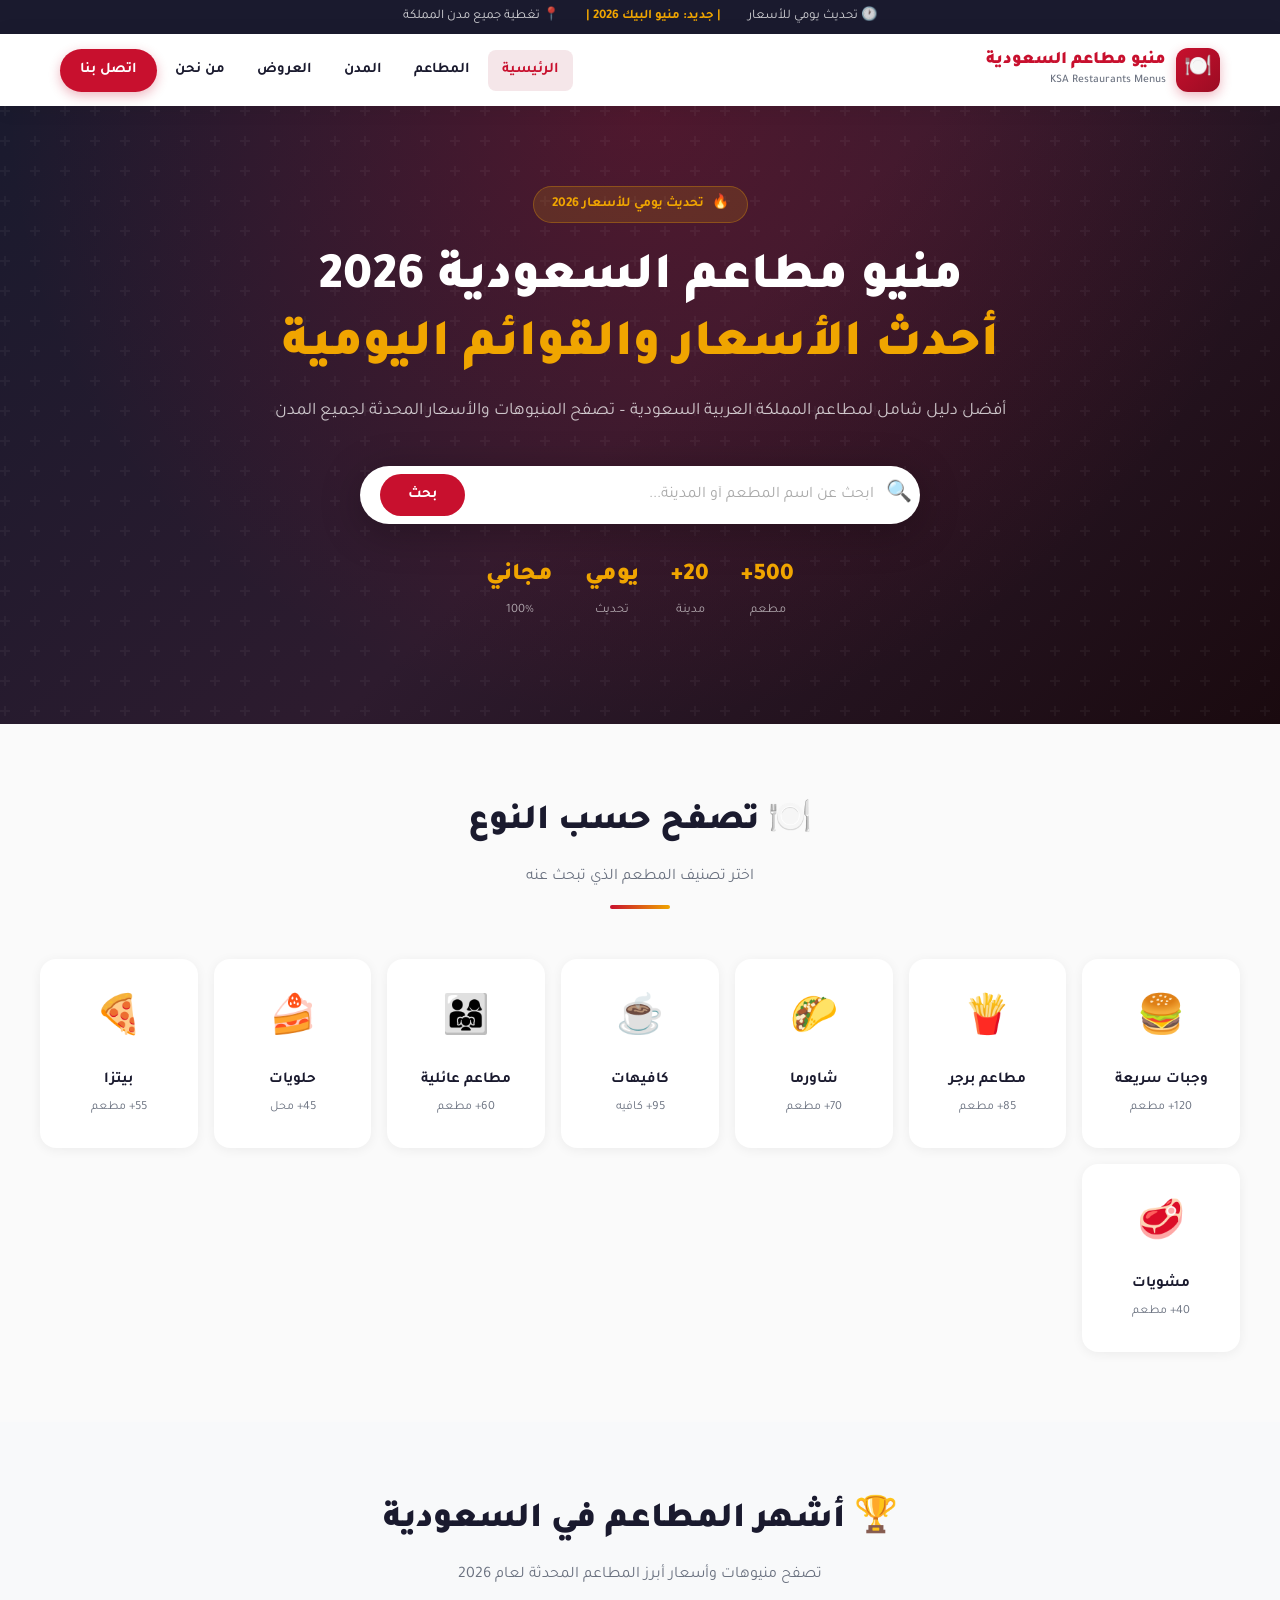
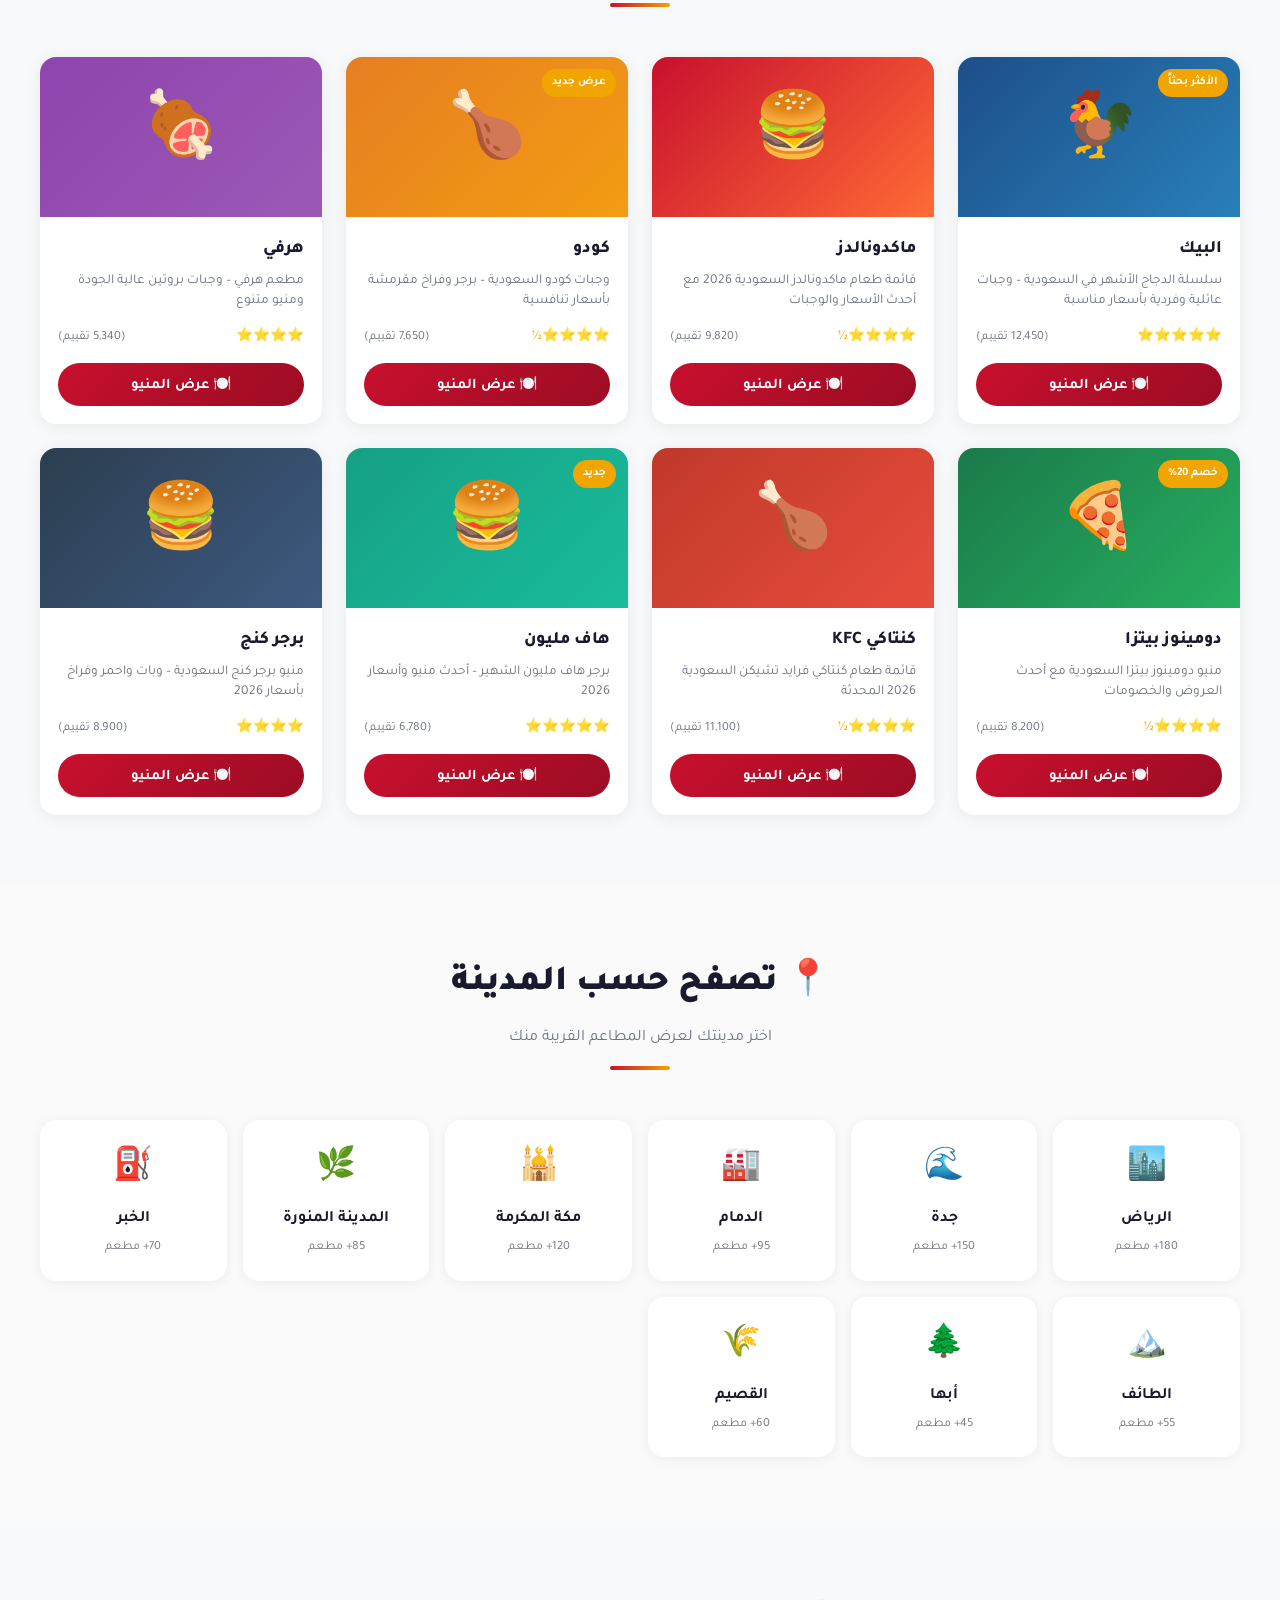
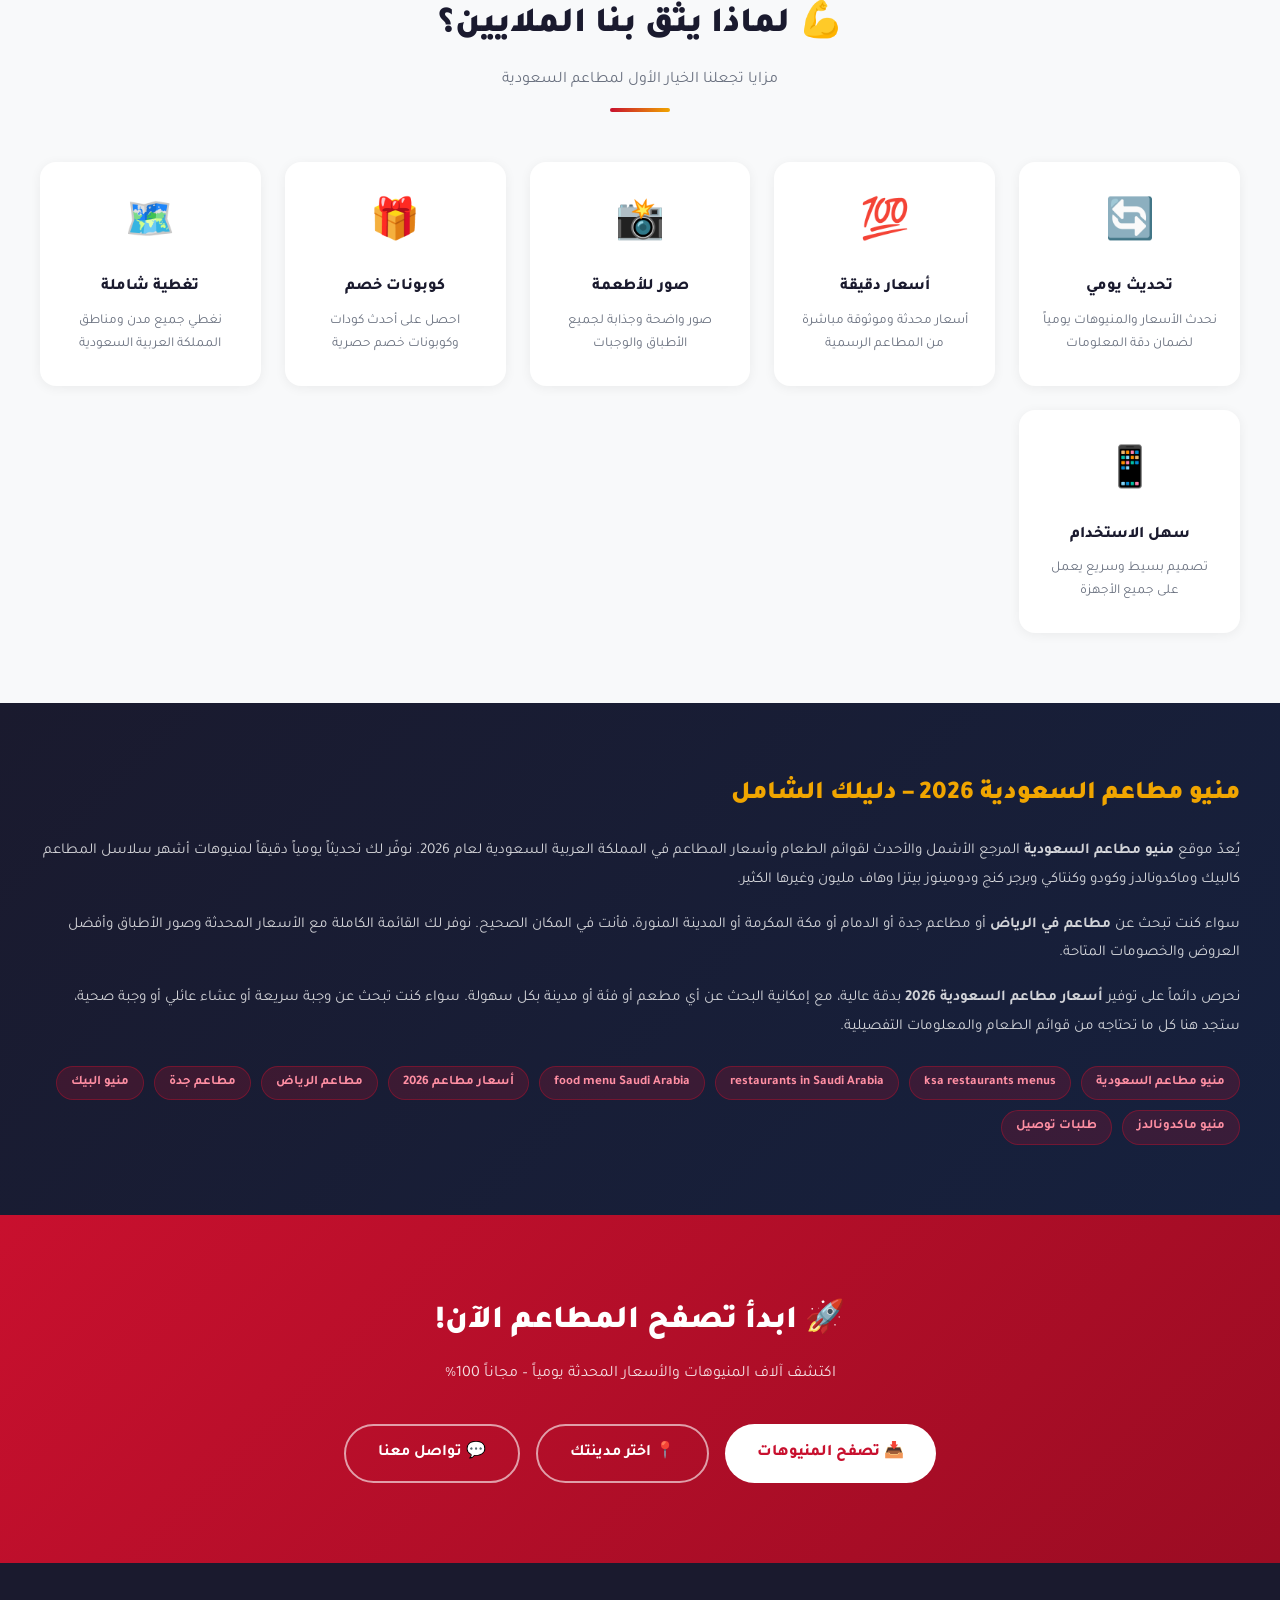
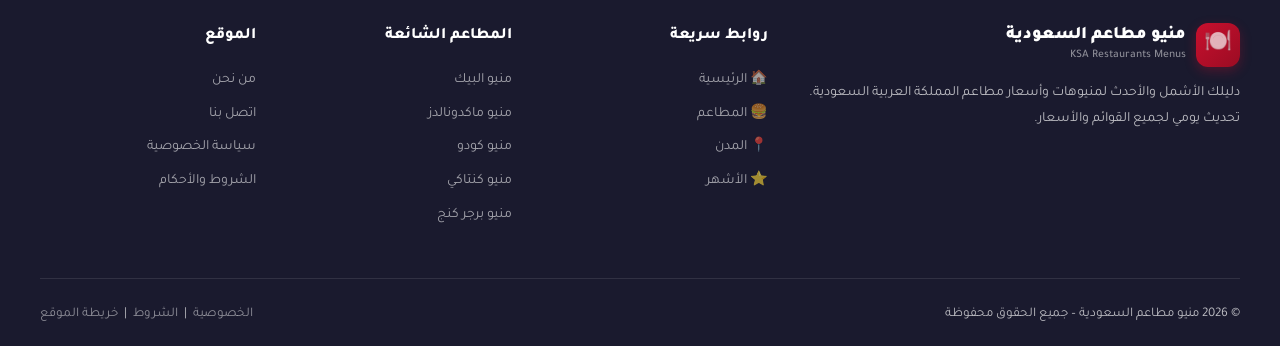
<file: index.html>
<!DOCTYPE html>
<html lang="ar" dir="rtl">
<head>
  <meta name="viewport" content="width=device-width, initial-scale=1.0" />
  <title>منيو مطاعم السعودية 2026 – أحدث الأسعار والقوائم | KSA Restaurants Menus</title>
  <meta name="description" content="دليلك الشامل لمنيو مطاعم السعودية 2026 مع أحدث الأسعار والقوائم اليومية. تصفح مطاعم الرياض وجدة والدمام وجميع المدن السعودية. KSA Restaurants Menus Updated Daily." />
  <meta name="keywords" content="منيو مطاعم السعودية, ksa restaurants menus, restaurants in Saudi Arabia, food menu Saudi Arabia, مطاعم الرياض, مطاعم جدة, قائمة طعام, أسعار مطاعم" />
  <meta name="robots" content="index, follow" />
  <meta name="author" content="منيو مطاعم السعودية" />
  <meta name="language" content="Arabic" />
  <meta name="geo.region" content="SA" />
  <meta property="og:title" content="منيو مطاعم السعودية 2026 – أحدث الأسعار والقوائم" />
  <meta property="og:description" content="دليلك الشامل لمنيو مطاعم السعودية مع تحديث يومي للأسعار والقوائم لجميع المدن." />
  <meta property="og:type" content="website" />
  <meta property="og:locale" content="ar_SA" />
  <meta name="twitter:card" content="summary_large_image" />
  <meta name="twitter:title" content="منيو مطاعم السعودية 2026" />
  <meta name="twitter:description" content="أحدث منيوهات وأسعار مطاعم المملكة العربية السعودية" />
  <link rel="canonical" href="https://ksa-restaurants-menus.github.io/" />
  <link rel="stylesheet" href="style.css" />
  <link rel="icon" type="image/x-icon" href="data:image/svg+xml,<svg xmlns='http://www.w3.org/2000/svg' viewBox='0 0 100 100'><text y='.9em' font-size='90'>🍽️</text></svg>" />
  <script type="application/ld+json">
  {
    "@context": "https://schema.org",
    "@type": "WebSite",
    "name": "منيو مطاعم السعودية",
    "url": "https://ksa-restaurants-menus.github.io/",
    "description": "دليل شامل لمنيو مطاعم المملكة العربية السعودية",
    "inLanguage": "ar-SA",
    "potentialAction": {
      "@type": "SearchAction",
      "target": "https://ksa-restaurants-menus.github.io/?q={search_term_string}",
      "query-input": "required name=search_term_string"
    }
  }
  </script>
</head>
<body>

<!-- TOPBAR -->
<div class="topbar">
  <span>🕐 تحديث يومي للأسعار</span>
  <span class="gold">| جديد: منيو البيك 2026 |</span>
  <span>📍 تغطية جميع مدن المملكة</span>
</div>

<!-- HEADER -->
<header>
  <div class="header-inner">
    <a href="index.html" class="logo">
      <div class="logo-icon">🍽️</div>
      <div class="logo-text">
        <span class="main">منيو مطاعم السعودية</span>
        <span class="sub">KSA Restaurants Menus</span>
      </div>
    </a>

    <nav>
      <a href="index.html" class="active">الرئيسية</a>
      <a href="#categories">المطاعم</a>
      <a href="#cities">المدن</a>
      <a href="#trending">العروض</a>
      <a href="pages/about.html">من نحن</a>
      <a href="pages/contact.html" class="header-cta">اتصل بنا</a>
    </nav>

    <button class="menu-btn" onclick="openMobileNav()" aria-label="القائمة">☰</button>
  </div>
</header>

<!-- MOBILE NAV OVERLAY -->
<div class="mobile-nav-overlay" id="navOverlay" onclick="closeMobileNav()"></div>

<!-- MOBILE NAV -->
<div class="mobile-nav" id="mobileNav">
  <button class="close-btn" onclick="closeMobileNav()">✕</button>
  <a href="index.html">🏠 الرئيسية</a>
  <a href="#categories">🍔 المطاعم</a>
  <a href="#cities">📍 المدن</a>
  <a href="#trending">⭐ العروض</a>
  <a href="pages/about.html">ℹ️ من نحن</a>
  <a href="pages/contact.html">📞 اتصل بنا</a>
  <a href="pages/privacy-policy.html">🔒 سياسة الخصوصية</a>
</div>

<!-- HERO -->
<section class="hero">
  <div class="hero-pattern"></div>
  <div class="hero-content">
    <div class="hero-badge">
      <span>🔥</span>
      <span>تحديث يومي للأسعار 2026</span>
    </div>
    <h1>
      منيو مطاعم السعودية 2026<br />
      <span class="highlight">أحدث الأسعار والقوائم اليومية</span>
    </h1>
    <p>أفضل دليل شامل لمطاعم المملكة العربية السعودية – تصفح المنيوهات والأسعار المحدثة لجميع المدن</p>

    <div class="search-box">
      <span style="font-size:1.3rem">🔍</span>
      <input type="text" id="searchInput" placeholder="ابحث عن اسم المطعم أو المدينة..." />
      <button class="search-btn" onclick="doSearch()">بحث</button>
    </div>

    <div class="hero-stats">
      <div class="stat"><span class="stat-num">500+</span><span class="stat-label">مطعم</span></div>
      <div class="stat"><span class="stat-num">20+</span><span class="stat-label">مدينة</span></div>
      <div class="stat"><span class="stat-num">يومي</span><span class="stat-label">تحديث</span></div>
      <div class="stat"><span class="stat-num">مجاني</span><span class="stat-label">100%</span></div>
    </div>
  </div>
</section>

<!-- CATEGORIES -->
<section class="section" id="categories">
  <div class="container">
    <div class="section-header">
      <h2>🍽️ تصفح حسب النوع</h2>
      <p>اختر تصنيف المطعم الذي تبحث عنه</p>
      <div class="line"></div>
    </div>
    <div class="categories-grid">
      <div class="cat-card" onclick="filterCategory('وجبات سريعة')">
        <span class="cat-icon">🍔</span>
        <div class="cat-name">وجبات سريعة</div>
        <div class="cat-count">120+ مطعم</div>
      </div>
      <div class="cat-card" onclick="filterCategory('برجر')">
        <span class="cat-icon">🍟</span>
        <div class="cat-name">مطاعم برجر</div>
        <div class="cat-count">85+ مطعم</div>
      </div>
      <div class="cat-card" onclick="filterCategory('شاورما')">
        <span class="cat-icon">🌮</span>
        <div class="cat-name">شاورما</div>
        <div class="cat-count">70+ مطعم</div>
      </div>
      <div class="cat-card" onclick="filterCategory('كافيه')">
        <span class="cat-icon">☕</span>
        <div class="cat-name">كافيهات</div>
        <div class="cat-count">95+ كافيه</div>
      </div>
      <div class="cat-card" onclick="filterCategory('عائلي')">
        <span class="cat-icon">👨‍👩‍👧</span>
        <div class="cat-name">مطاعم عائلية</div>
        <div class="cat-count">60+ مطعم</div>
      </div>
      <div class="cat-card" onclick="filterCategory('حلويات')">
        <span class="cat-icon">🍰</span>
        <div class="cat-name">حلويات</div>
        <div class="cat-count">45+ محل</div>
      </div>
      <div class="cat-card" onclick="filterCategory('بيتزا')">
        <span class="cat-icon">🍕</span>
        <div class="cat-name">بيتزا</div>
        <div class="cat-count">55+ مطعم</div>
      </div>
      <div class="cat-card" onclick="filterCategory('مشويات')">
        <span class="cat-icon">🥩</span>
        <div class="cat-name">مشويات</div>
        <div class="cat-count">40+ مطعم</div>
      </div>
    </div>
  </div>
</section>

<!-- TRENDING RESTAURANTS -->
<section class="section section-alt" id="trending">
  <div class="container">
    <div class="section-header">
      <h2>🏆 أشهر المطاعم في السعودية</h2>
      <p>تصفح منيوهات وأسعار أبرز المطاعم المحدثة لعام 2026</p>
      <div class="line"></div>
    </div>
    <div class="restaurants-grid" id="restaurantsGrid">

      <div class="rest-card">
        <div class="rest-card-img" style="background:linear-gradient(135deg,#1d4e89,#2980b9)">
          🐓
          <span class="rest-badge">الأكثر بحثاً</span>
        </div>
        <div class="rest-card-body">
          <div class="rest-name">البيك</div>
          <div class="rest-desc">سلسلة الدجاج الأشهر في السعودية – وجبات عائلية وفردية بأسعار مناسبة</div>
          <div class="rest-meta">
            <div class="stars">⭐⭐⭐⭐⭐</div>
            <div class="rating-count">(12,450 تقييم)</div>
          </div>
          <button class="btn-menu">🍽️ عرض المنيو</button>
        </div>
      </div>

      <div class="rest-card">
        <div class="rest-card-img" style="background:linear-gradient(135deg,#c8102e,#ff6b35)">
          🍔
        </div>
        <div class="rest-card-body">
          <div class="rest-name">ماكدونالدز</div>
          <div class="rest-desc">قائمة طعام ماكدونالدز السعودية 2026 مع أحدث الأسعار والوجبات</div>
          <div class="rest-meta">
            <div class="stars">⭐⭐⭐⭐½</div>
            <div class="rating-count">(9,820 تقييم)</div>
          </div>
          <button class="btn-menu">🍽️ عرض المنيو</button>
        </div>
      </div>

      <div class="rest-card">
        <div class="rest-card-img" style="background:linear-gradient(135deg,#e67e22,#f39c12)">
          🍗
          <span class="rest-badge">عرض جديد</span>
        </div>
        <div class="rest-card-body">
          <div class="rest-name">كودو</div>
          <div class="rest-desc">وجبات كودو السعودية – برجر وفراخ مقرمشة بأسعار تنافسية</div>
          <div class="rest-meta">
            <div class="stars">⭐⭐⭐⭐½</div>
            <div class="rating-count">(7,650 تقييم)</div>
          </div>
          <button class="btn-menu">🍽️ عرض المنيو</button>
        </div>
      </div>

      <div class="rest-card">
        <div class="rest-card-img" style="background:linear-gradient(135deg,#8e44ad,#9b59b6)">
          🍖
        </div>
        <div class="rest-card-body">
          <div class="rest-name">هرفي</div>
          <div class="rest-desc">مطعم هرفي – وجبات بروتين عالية الجودة ومنيو متنوع</div>
          <div class="rest-meta">
            <div class="stars">⭐⭐⭐⭐</div>
            <div class="rating-count">(5,340 تقييم)</div>
          </div>
          <button class="btn-menu">🍽️ عرض المنيو</button>
        </div>
      </div>

      <div class="rest-card">
        <div class="rest-card-img" style="background:linear-gradient(135deg,#1a7a4a,#27ae60)">
          🍕
          <span class="rest-badge">خصم 20%</span>
        </div>
        <div class="rest-card-body">
          <div class="rest-name">دومينوز بيتزا</div>
          <div class="rest-desc">منيو دومينوز بيتزا السعودية مع أحدث العروض والخصومات</div>
          <div class="rest-meta">
            <div class="stars">⭐⭐⭐⭐½</div>
            <div class="rating-count">(8,200 تقييم)</div>
          </div>
          <button class="btn-menu">🍽️ عرض المنيو</button>
        </div>
      </div>

      <div class="rest-card">
        <div class="rest-card-img" style="background:linear-gradient(135deg,#c0392b,#e74c3c)">
          🍗
        </div>
        <div class="rest-card-body">
          <div class="rest-name">كنتاكي KFC</div>
          <div class="rest-desc">قائمة طعام كنتاكي فرايد تشيكن السعودية 2026 المحدثة</div>
          <div class="rest-meta">
            <div class="stars">⭐⭐⭐⭐½</div>
            <div class="rating-count">(11,100 تقييم)</div>
          </div>
          <button class="btn-menu">🍽️ عرض المنيو</button>
        </div>
      </div>

      <div class="rest-card">
        <div class="rest-card-img" style="background:linear-gradient(135deg,#16a085,#1abc9c)">
          🍔
          <span class="rest-badge">جديد</span>
        </div>
        <div class="rest-card-body">
          <div class="rest-name">هاف مليون</div>
          <div class="rest-desc">برجر هاف مليون الشهير – أحدث منيو وأسعار 2026</div>
          <div class="rest-meta">
            <div class="stars">⭐⭐⭐⭐⭐</div>
            <div class="rating-count">(6,780 تقييم)</div>
          </div>
          <button class="btn-menu">🍽️ عرض المنيو</button>
        </div>
      </div>

      <div class="rest-card">
        <div class="rest-card-img" style="background:linear-gradient(135deg,#2c3e50,#3d5a80)">
          🍔
        </div>
        <div class="rest-card-body">
          <div class="rest-name">برجر كنج</div>
          <div class="rest-desc">منيو برجر كنج السعودية – وبات واحمر وفراخ بأسعار 2026</div>
          <div class="rest-meta">
            <div class="stars">⭐⭐⭐⭐</div>
            <div class="rating-count">(8,900 تقييم)</div>
          </div>
          <button class="btn-menu">🍽️ عرض المنيو</button>
        </div>
      </div>

    </div>
  </div>
</section>

<!-- CITIES -->
<section class="section" id="cities">
  <div class="container">
    <div class="section-header">
      <h2>📍 تصفح حسب المدينة</h2>
      <p>اختر مدينتك لعرض المطاعم القريبة منك</p>
      <div class="line"></div>
    </div>
    <div class="cities-grid">
      <a href="#" class="city-card"><span class="city-icon">🏙️</span><div class="city-name">الرياض</div><div class="city-count">180+ مطعم</div></a>
      <a href="#" class="city-card"><span class="city-icon">🌊</span><div class="city-name">جدة</div><div class="city-count">150+ مطعم</div></a>
      <a href="#" class="city-card"><span class="city-icon">🏭</span><div class="city-name">الدمام</div><div class="city-count">95+ مطعم</div></a>
      <a href="#" class="city-card"><span class="city-icon">🕌</span><div class="city-name">مكة المكرمة</div><div class="city-count">120+ مطعم</div></a>
      <a href="#" class="city-card"><span class="city-icon">🌿</span><div class="city-name">المدينة المنورة</div><div class="city-count">85+ مطعم</div></a>
      <a href="#" class="city-card"><span class="city-icon">⛽</span><div class="city-name">الخبر</div><div class="city-count">70+ مطعم</div></a>
      <a href="#" class="city-card"><span class="city-icon">🏔️</span><div class="city-name">الطائف</div><div class="city-count">55+ مطعم</div></a>
      <a href="#" class="city-card"><span class="city-icon">🌲</span><div class="city-name">أبها</div><div class="city-count">45+ مطعم</div></a>
      <a href="#" class="city-card"><span class="city-icon">🌾</span><div class="city-name">القصيم</div><div class="city-count">60+ مطعم</div></a>
    </div>
  </div>
</section>

<!-- WHY US -->
<section class="section section-alt">
  <div class="container">
    <div class="section-header">
      <h2>💪 لماذا يثق بنا الملايين؟</h2>
      <p>مزايا تجعلنا الخيار الأول لمطاعم السعودية</p>
      <div class="line"></div>
    </div>
    <div class="why-grid">
      <div class="why-card">
        <div class="why-icon">🔄</div>
        <div class="why-title">تحديث يومي</div>
        <div class="why-desc">نحدث الأسعار والمنيوهات يومياً لضمان دقة المعلومات</div>
      </div>
      <div class="why-card">
        <div class="why-icon">💯</div>
        <div class="why-title">أسعار دقيقة</div>
        <div class="why-desc">أسعار محدثة وموثوقة مباشرة من المطاعم الرسمية</div>
      </div>
      <div class="why-card">
        <div class="why-icon">📸</div>
        <div class="why-title">صور للأطعمة</div>
        <div class="why-desc">صور واضحة وجذابة لجميع الأطباق والوجبات</div>
      </div>
      <div class="why-card">
        <div class="why-icon">🎁</div>
        <div class="why-title">كوبونات خصم</div>
        <div class="why-desc">احصل على أحدث كودات وكوبونات خصم حصرية</div>
      </div>
      <div class="why-card">
        <div class="why-icon">🗺️</div>
        <div class="why-title">تغطية شاملة</div>
        <div class="why-desc">نغطي جميع مدن ومناطق المملكة العربية السعودية</div>
      </div>
      <div class="why-card">
        <div class="why-icon">📱</div>
        <div class="why-title">سهل الاستخدام</div>
        <div class="why-desc">تصميم بسيط وسريع يعمل على جميع الأجهزة</div>
      </div>
    </div>
  </div>
</section>

<!-- SEO CONTENT -->
<section class="seo-content">
  <div class="container">
    <h2>منيو مطاعم السعودية 2026 – دليلك الشامل</h2>
    <p>
      يُعدّ موقع <strong>منيو مطاعم السعودية</strong> المرجع الأشمل والأحدث لقوائم الطعام وأسعار المطاعم في المملكة العربية السعودية لعام 2026. نوفّر لك تحديثاً يومياً دقيقاً لمنيوهات أشهر سلاسل المطاعم كالبيك وماكدونالدز وكودو وكنتاكي وبرجر كنج ودومينوز بيتزا وهاف مليون وغيرها الكثير.
    </p>
    <p>
      سواء كنت تبحث عن <strong>مطاعم في الرياض</strong> أو مطاعم جدة أو الدمام أو مكة المكرمة أو المدينة المنورة، فأنت في المكان الصحيح. نوفر لك القائمة الكاملة مع الأسعار المحدثة وصور الأطباق وأفضل العروض والخصومات المتاحة.
    </p>
    <p>
      نحرص دائماً على توفير <strong>أسعار مطاعم السعودية 2026</strong> بدقة عالية، مع إمكانية البحث عن أي مطعم أو فئة أو مدينة بكل سهولة. سواء كنت تبحث عن وجبة سريعة أو عشاء عائلي أو وجبة صحية، ستجد هنا كل ما تحتاجه من قوائم الطعام والمعلومات التفصيلية.
    </p>
    <div class="keywords">
      <span class="kw-tag">منيو مطاعم السعودية</span>
      <span class="kw-tag">ksa restaurants menus</span>
      <span class="kw-tag">restaurants in Saudi Arabia</span>
      <span class="kw-tag">food menu Saudi Arabia</span>
      <span class="kw-tag">أسعار مطاعم 2026</span>
      <span class="kw-tag">مطاعم الرياض</span>
      <span class="kw-tag">مطاعم جدة</span>
      <span class="kw-tag">منيو البيك</span>
      <span class="kw-tag">منيو ماكدونالدز</span>
      <span class="kw-tag">طلبات توصيل</span>
    </div>
  </div>
</section>

<!-- CTA -->
<section class="cta-section">
  <div class="container">
    <h2>🚀 ابدأ تصفح المطاعم الآن!</h2>
    <p>اكتشف آلاف المنيوهات والأسعار المحدثة يومياً – مجاناً 100%</p>
    <div class="cta-buttons">
      <a href="#trending" class="btn-white">📥 تصفح المنيوهات</a>
      <a href="#cities" class="btn-outline-white">📍 اختر مدينتك</a>
      <a href="pages/contact.html" class="btn-outline-white">💬 تواصل معنا</a>
    </div>
  </div>
</section>

<!-- FOOTER -->
<footer>
  <div class="footer-grid">
    <div class="footer-brand">
      <div class="logo" style="margin-bottom:14px">
        <div class="logo-icon">🍽️</div>
        <div class="logo-text">
          <span class="main">منيو مطاعم السعودية</span>
          <span class="sub" style="color:rgba(255,255,255,0.5)">KSA Restaurants Menus</span>
        </div>
      </div>
      <p>دليلك الأشمل والأحدث لمنيوهات وأسعار مطاعم المملكة العربية السعودية. تحديث يومي لجميع القوائم والأسعار.</p>
    </div>

    <div class="footer-col">
      <h4>روابط سريعة</h4>
      <a href="index.html">🏠 الرئيسية</a>
      <a href="#categories">🍔 المطاعم</a>
      <a href="#cities">📍 المدن</a>
      <a href="#trending">⭐ الأشهر</a>
    </div>

    <div class="footer-col">
      <h4>المطاعم الشائعة</h4>
      <a href="#">منيو البيك</a>
      <a href="#">منيو ماكدونالدز</a>
      <a href="#">منيو كودو</a>
      <a href="#">منيو كنتاكي</a>
      <a href="#">منيو برجر كنج</a>
    </div>

    <div class="footer-col">
      <h4>الموقع</h4>
      <a href="pages/about.html">من نحن</a>
      <a href="pages/contact.html">اتصل بنا</a>
      <a href="pages/privacy-policy.html">سياسة الخصوصية</a>
      <a href="pages/terms.html">الشروط والأحكام</a>
    </div>
  </div>

  <div class="footer-bottom">
    <div>© 2026 منيو مطاعم السعودية – جميع الحقوق محفوظة</div>
    <div>
      <a href="pages/privacy-policy.html">الخصوصية</a> &nbsp;|&nbsp;
      <a href="pages/terms.html">الشروط</a> &nbsp;|&nbsp;
      <a href="sitemap.xml">خريطة الموقع</a>
    </div>
  </div>
</footer>

<script src="script.js"></script>
</body>
</html>
</file>
<file: style.css>
@import url('https://fonts.googleapis.com/css2?family=Tajawal:wght@300;400;500;700;800;900&family=Cairo:wght@400;600;700;900&display=swap');

:root {
  --primary: #c8102e;
  --primary-dark: #9b0c23;
  --primary-light: #f5e6e9;
  --gold: #f0a500;
  --gold-light: #fff8e6;
  --dark: #1a1a2e;
  --dark2: #16213e;
  --gray: #6b7280;
  --light-gray: #f8f9fa;
  --white: #ffffff;
  --shadow: 0 4px 24px rgba(200,16,46,0.10);
  --shadow-lg: 0 8px 40px rgba(0,0,0,0.13);
  --radius: 16px;
  --radius-sm: 8px;
  --transition: all 0.3s cubic-bezier(0.4,0,0.2,1);
}

* { margin: 0; padding: 0; box-sizing: border-box; }

html { scroll-behavior: smooth; }

body {
  font-family: 'Tajawal', 'Cairo', sans-serif;
  direction: rtl;
  background: #fafafa;
  color: var(--dark);
  line-height: 1.7;
  overflow-x: hidden;
}

/* ===== TOPBAR ===== */
.topbar {
  background: var(--dark);
  color: rgba(255,255,255,0.8);
  font-size: 0.82rem;
  padding: 6px 0;
  text-align: center;
}

.topbar span { margin: 0 12px; }
.topbar .gold { color: var(--gold); font-weight: 700; }

/* ===== HEADER ===== */
header {
  background: var(--white);
  box-shadow: 0 2px 20px rgba(0,0,0,0.08);
  position: sticky;
  top: 0;
  z-index: 1000;
  transition: var(--transition);
}

.header-inner {
  max-width: 1200px;
  margin: 0 auto;
  padding: 14px 20px;
  display: flex;
  align-items: center;
  justify-content: space-between;
  gap: 20px;
}

.logo {
  display: flex;
  align-items: center;
  gap: 10px;
  text-decoration: none;
}

.logo-icon {
  width: 44px;
  height: 44px;
  background: linear-gradient(135deg, var(--primary), var(--primary-dark));
  border-radius: 12px;
  display: flex;
  align-items: center;
  justify-content: center;
  font-size: 1.4rem;
  box-shadow: 0 4px 12px rgba(200,16,46,0.3);
}

.logo-text { line-height: 1.2; }
.logo-text .main { font-size: 1.1rem; font-weight: 900; color: var(--primary); display: block; }
.logo-text .sub { font-size: 0.72rem; color: var(--gray); font-weight: 500; }

nav { display: flex; align-items: center; gap: 4px; }

nav a {
  text-decoration: none;
  color: var(--dark);
  font-weight: 600;
  font-size: 0.92rem;
  padding: 8px 14px;
  border-radius: var(--radius-sm);
  transition: var(--transition);
  white-space: nowrap;
}

nav a:hover, nav a.active {
  color: var(--primary);
  background: var(--primary-light);
}

.header-cta {
  background: var(--primary);
  color: white !important;
  border-radius: 25px;
  padding: 9px 20px !important;
  box-shadow: 0 4px 12px rgba(200,16,46,0.3);
}

.header-cta:hover { background: var(--primary-dark) !important; color: white !important; transform: translateY(-1px); }

.menu-btn {
  display: none;
  background: none;
  border: none;
  font-size: 1.5rem;
  cursor: pointer;
  color: var(--dark);
  padding: 4px;
}

/* ===== HERO ===== */
.hero {
  background: linear-gradient(135deg, var(--dark) 0%, #2d1b2e 50%, #1a0a0f 100%);
  position: relative;
  overflow: hidden;
  padding: 80px 20px 100px;
  text-align: center;
}

.hero::before {
  content: '';
  position: absolute;
  inset: 0;
  background: radial-gradient(ellipse at 50% 0%, rgba(200,16,46,0.25) 0%, transparent 70%);
}

.hero-pattern {
  position: absolute;
  inset: 0;
  opacity: 0.04;
  background-image: url("data:image/svg+xml,%3Csvg width='60' height='60' viewBox='0 0 60 60' xmlns='http://www.w3.org/2000/svg'%3E%3Cg fill='none' fill-rule='evenodd'%3E%3Cg fill='%23ffffff' fill-opacity='1'%3E%3Cpath d='M36 34v-4h-2v4h-4v2h4v4h2v-4h4v-2h-4zm0-30V0h-2v4h-4v2h4v4h2V6h4V4h-4zM6 34v-4H4v4H0v2h4v4h2v-4h4v-2H6zM6 4V0H4v4H0v2h4v4h2V6h4V4H6z'/%3E%3C/g%3E%3C/g%3E%3C/svg%3E");
}

.hero-content { position: relative; z-index: 2; max-width: 800px; margin: 0 auto; }

.hero-badge {
  display: inline-flex;
  align-items: center;
  gap: 8px;
  background: rgba(240,165,0,0.15);
  border: 1px solid rgba(240,165,0,0.3);
  color: var(--gold);
  padding: 6px 18px;
  border-radius: 25px;
  font-size: 0.85rem;
  font-weight: 700;
  margin-bottom: 24px;
  animation: fadeInDown 0.6s ease;
}

@keyframes fadeInDown {
  from { opacity: 0; transform: translateY(-20px); }
  to { opacity: 1; transform: translateY(0); }
}

@keyframes fadeInUp {
  from { opacity: 0; transform: translateY(30px); }
  to { opacity: 1; transform: translateY(0); }
}

@keyframes pulse {
  0%, 100% { transform: scale(1); }
  50% { transform: scale(1.05); }
}

.hero h1 {
  font-size: clamp(2rem, 5vw, 3.2rem);
  font-weight: 900;
  color: white;
  margin-bottom: 16px;
  line-height: 1.3;
  animation: fadeInUp 0.7s ease 0.1s both;
}

.hero h1 .highlight {
  color: var(--gold);
  position: relative;
}

.hero p {
  font-size: 1.1rem;
  color: rgba(255,255,255,0.75);
  margin-bottom: 40px;
  animation: fadeInUp 0.7s ease 0.2s both;
}

.search-box {
  background: white;
  border-radius: 50px;
  padding: 8px 8px 8px 20px;
  display: flex;
  align-items: center;
  gap: 12px;
  max-width: 560px;
  margin: 0 auto 32px;
  box-shadow: 0 8px 40px rgba(0,0,0,0.25);
  animation: fadeInUp 0.7s ease 0.3s both;
}

.search-box input {
  flex: 1;
  border: none;
  outline: none;
  font-family: inherit;
  font-size: 1rem;
  color: var(--dark);
  background: transparent;
  direction: rtl;
}

.search-box input::placeholder { color: #aaa; }

.search-btn {
  background: var(--primary);
  color: white;
  border: none;
  border-radius: 40px;
  padding: 12px 28px;
  font-family: inherit;
  font-size: 0.95rem;
  font-weight: 700;
  cursor: pointer;
  transition: var(--transition);
  white-space: nowrap;
}

.search-btn:hover { background: var(--primary-dark); transform: scale(1.02); }

.hero-stats {
  display: flex;
  justify-content: center;
  gap: 32px;
  animation: fadeInUp 0.7s ease 0.4s both;
  flex-wrap: wrap;
}

.hero-stats .stat { text-align: center; }
.hero-stats .stat-num { font-size: 1.5rem; font-weight: 900; color: var(--gold); display: block; }
.hero-stats .stat-label { font-size: 0.8rem; color: rgba(255,255,255,0.6); }

/* ===== SECTION COMMONS ===== */
.section { padding: 70px 20px; }
.section-alt { background: var(--light-gray); }

.section-header { text-align: center; margin-bottom: 50px; }
.section-header h2 { font-size: clamp(1.6rem, 3vw, 2.2rem); font-weight: 900; color: var(--dark); margin-bottom: 10px; }
.section-header p { color: var(--gray); font-size: 1rem; }
.section-header .line {
  width: 60px; height: 4px;
  background: linear-gradient(90deg, var(--primary), var(--gold));
  border-radius: 4px;
  margin: 14px auto 0;
}

.container { max-width: 1200px; margin: 0 auto; }

/* ===== CATEGORIES ===== */
.categories-grid {
  display: grid;
  grid-template-columns: repeat(auto-fit, minmax(150px, 1fr));
  gap: 16px;
}

.cat-card {
  background: white;
  border-radius: var(--radius);
  padding: 28px 16px;
  text-align: center;
  text-decoration: none;
  color: var(--dark);
  transition: var(--transition);
  border: 2px solid transparent;
  box-shadow: 0 2px 12px rgba(0,0,0,0.06);
  cursor: pointer;
}

.cat-card:hover {
  border-color: var(--primary);
  transform: translateY(-6px);
  box-shadow: var(--shadow);
}

.cat-icon { font-size: 2.4rem; margin-bottom: 12px; display: block; }
.cat-name { font-weight: 700; font-size: 0.95rem; }
.cat-count { font-size: 0.78rem; color: var(--gray); margin-top: 4px; }

/* ===== RESTAURANTS GRID ===== */
.restaurants-grid {
  display: grid;
  grid-template-columns: repeat(auto-fill, minmax(260px, 1fr));
  gap: 24px;
}

.rest-card {
  background: white;
  border-radius: var(--radius);
  overflow: hidden;
  box-shadow: 0 2px 16px rgba(0,0,0,0.07);
  transition: var(--transition);
  cursor: pointer;
}

.rest-card:hover { transform: translateY(-8px); box-shadow: var(--shadow-lg); }

.rest-card-img {
  height: 160px;
  display: flex;
  align-items: center;
  justify-content: center;
  font-size: 4rem;
  position: relative;
  overflow: hidden;
}

.rest-badge {
  position: absolute;
  top: 12px;
  right: 12px;
  background: var(--gold);
  color: white;
  font-size: 0.72rem;
  font-weight: 700;
  padding: 4px 10px;
  border-radius: 20px;
}

.rest-card-body { padding: 18px; }
.rest-name { font-size: 1.1rem; font-weight: 800; margin-bottom: 6px; }
.rest-desc { font-size: 0.85rem; color: var(--gray); margin-bottom: 14px; line-height: 1.5; }

.rest-meta { display: flex; align-items: center; justify-content: space-between; margin-bottom: 14px; }
.stars { color: var(--gold); font-size: 0.85rem; }
.rating-count { font-size: 0.78rem; color: var(--gray); }

.btn-menu {
  display: block;
  width: 100%;
  background: linear-gradient(135deg, var(--primary), var(--primary-dark));
  color: white;
  border: none;
  border-radius: 40px;
  padding: 11px;
  font-family: inherit;
  font-size: 0.92rem;
  font-weight: 700;
  cursor: pointer;
  transition: var(--transition);
  text-align: center;
  text-decoration: none;
}

.btn-menu:hover { transform: scale(1.02); box-shadow: 0 4px 16px rgba(200,16,46,0.35); }

/* ===== CITIES ===== */
.cities-grid {
  display: grid;
  grid-template-columns: repeat(auto-fill, minmax(160px, 1fr));
  gap: 16px;
}

.city-card {
  background: white;
  border-radius: var(--radius);
  padding: 22px 16px;
  text-align: center;
  cursor: pointer;
  transition: var(--transition);
  box-shadow: 0 2px 12px rgba(0,0,0,0.06);
  text-decoration: none;
  color: var(--dark);
  display: block;
}

.city-card:hover { background: var(--primary); color: white; transform: translateY(-4px); box-shadow: var(--shadow); }
.city-card:hover .city-icon { filter: brightness(10); }

.city-icon { font-size: 2rem; margin-bottom: 10px; display: block; }
.city-name { font-weight: 700; font-size: 1rem; }
.city-count { font-size: 0.78rem; opacity: 0.6; margin-top: 4px; }

/* ===== WHY US ===== */
.why-grid {
  display: grid;
  grid-template-columns: repeat(auto-fit, minmax(200px, 1fr));
  gap: 24px;
}

.why-card {
  text-align: center;
  padding: 30px 20px;
  background: white;
  border-radius: var(--radius);
  box-shadow: 0 2px 12px rgba(0,0,0,0.06);
  transition: var(--transition);
}

.why-card:hover { transform: translateY(-4px); box-shadow: var(--shadow); }
.why-icon { font-size: 2.5rem; margin-bottom: 14px; }
.why-title { font-size: 1rem; font-weight: 800; margin-bottom: 8px; }
.why-desc { font-size: 0.85rem; color: var(--gray); }

/* ===== SEO CONTENT ===== */
.seo-content {
  background: linear-gradient(135deg, var(--dark), var(--dark2));
  color: white;
  padding: 70px 20px;
}

.seo-content h2 { color: var(--gold); font-size: 1.6rem; font-weight: 900; margin-bottom: 20px; }
.seo-content p { color: rgba(255,255,255,0.8); line-height: 1.9; margin-bottom: 16px; font-size: 0.95rem; }
.seo-content .keywords { display: flex; flex-wrap: wrap; gap: 10px; margin-top: 24px; }
.seo-content .kw-tag {
  background: rgba(200,16,46,0.2);
  border: 1px solid rgba(200,16,46,0.4);
  color: #ff8fa3;
  padding: 5px 14px;
  border-radius: 20px;
  font-size: 0.82rem;
  font-weight: 600;
}

/* ===== CTA ===== */
.cta-section {
  text-align: center;
  padding: 80px 20px;
  background: linear-gradient(135deg, var(--primary), var(--primary-dark));
  color: white;
}

.cta-section h2 { font-size: 2rem; font-weight: 900; margin-bottom: 12px; }
.cta-section p { font-size: 1rem; opacity: 0.85; margin-bottom: 36px; }

.cta-buttons { display: flex; justify-content: center; gap: 16px; flex-wrap: wrap; }

.btn-white {
  background: white;
  color: var(--primary);
  padding: 14px 32px;
  border-radius: 40px;
  font-weight: 800;
  font-size: 1rem;
  text-decoration: none;
  transition: var(--transition);
  display: inline-flex;
  align-items: center;
  gap: 8px;
  border: none;
  font-family: inherit;
  cursor: pointer;
}

.btn-white:hover { transform: translateY(-3px); box-shadow: 0 8px 24px rgba(0,0,0,0.2); }

.btn-outline-white {
  background: transparent;
  color: white;
  border: 2px solid rgba(255,255,255,0.6);
  padding: 14px 32px;
  border-radius: 40px;
  font-weight: 700;
  font-size: 1rem;
  text-decoration: none;
  transition: var(--transition);
  display: inline-flex;
  align-items: center;
  gap: 8px;
}

.btn-outline-white:hover { background: rgba(255,255,255,0.1); border-color: white; transform: translateY(-3px); }

/* ===== FOOTER ===== */
footer {
  background: var(--dark);
  color: rgba(255,255,255,0.7);
  padding: 60px 20px 20px;
}

.footer-grid {
  max-width: 1200px;
  margin: 0 auto;
  display: grid;
  grid-template-columns: 2fr 1fr 1fr 1fr;
  gap: 40px;
  margin-bottom: 40px;
}

.footer-brand .logo-text .main { color: white; }
.footer-brand p { margin-top: 14px; font-size: 0.88rem; line-height: 1.8; }

.footer-col h4 { color: white; font-weight: 800; font-size: 1rem; margin-bottom: 18px; }
.footer-col a {
  display: block;
  color: rgba(255,255,255,0.6);
  text-decoration: none;
  font-size: 0.88rem;
  margin-bottom: 10px;
  transition: var(--transition);
}

.footer-col a:hover { color: var(--gold); padding-right: 6px; }

.footer-bottom {
  max-width: 1200px;
  margin: 0 auto;
  padding-top: 24px;
  border-top: 1px solid rgba(255,255,255,0.1);
  display: flex;
  align-items: center;
  justify-content: space-between;
  flex-wrap: wrap;
  gap: 12px;
  font-size: 0.83rem;
}

.footer-bottom a { color: rgba(255,255,255,0.5); text-decoration: none; }
.footer-bottom a:hover { color: var(--gold); }

/* ===== MOBILE NAV ===== */
.mobile-nav {
  display: none;
  position: fixed;
  top: 0; right: 0; bottom: 0;
  width: 280px;
  background: white;
  z-index: 9999;
  box-shadow: -8px 0 40px rgba(0,0,0,0.15);
  padding: 24px 20px;
  flex-direction: column;
  gap: 8px;
  transform: translateX(100%);
  transition: transform 0.3s ease;
}

.mobile-nav.open { transform: translateX(0); }
.mobile-nav-overlay {
  display: none;
  position: fixed;
  inset: 0;
  background: rgba(0,0,0,0.4);
  z-index: 9998;
}
.mobile-nav-overlay.open { display: block; }
.mobile-nav a {
  display: block;
  padding: 12px 16px;
  border-radius: var(--radius-sm);
  text-decoration: none;
  color: var(--dark);
  font-weight: 600;
  font-size: 1rem;
  transition: var(--transition);
}
.mobile-nav a:hover { background: var(--primary-light); color: var(--primary); }
.mobile-nav .close-btn { align-self: flex-end; background: none; border: none; font-size: 1.5rem; cursor: pointer; margin-bottom: 16px; }

/* ===== RESPONSIVE ===== */
@media (max-width: 900px) {
  nav { display: none; }
  .menu-btn { display: block; }
  .mobile-nav { display: flex; }
  .footer-grid { grid-template-columns: 1fr 1fr; }
}

@media (max-width: 600px) {
  .hero { padding: 60px 16px 80px; }
  .hero h1 { font-size: 1.7rem; }
  .hero-stats { gap: 20px; }
  .search-box { flex-direction: column; border-radius: var(--radius); padding: 16px; }
  .search-btn { width: 100%; }
  .footer-grid { grid-template-columns: 1fr; }
  .cta-buttons { flex-direction: column; align-items: center; }
}
</file>
